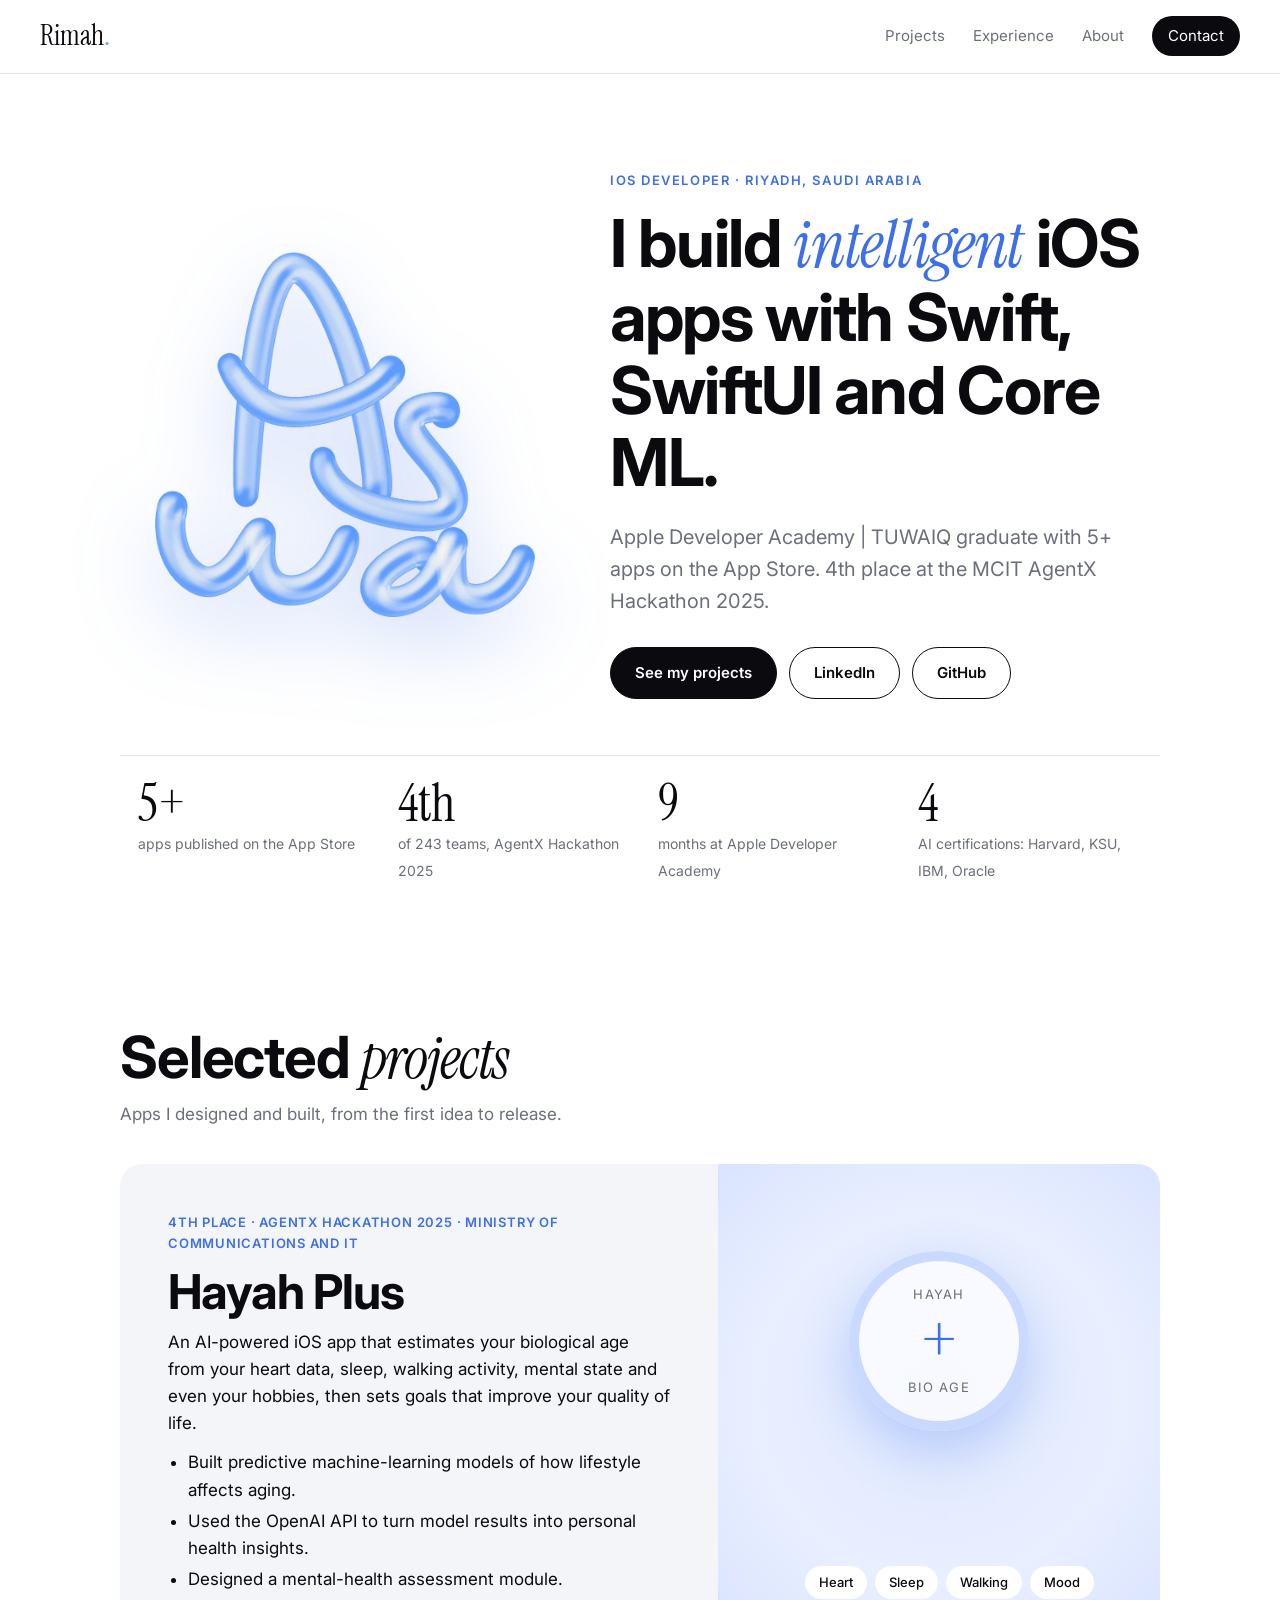
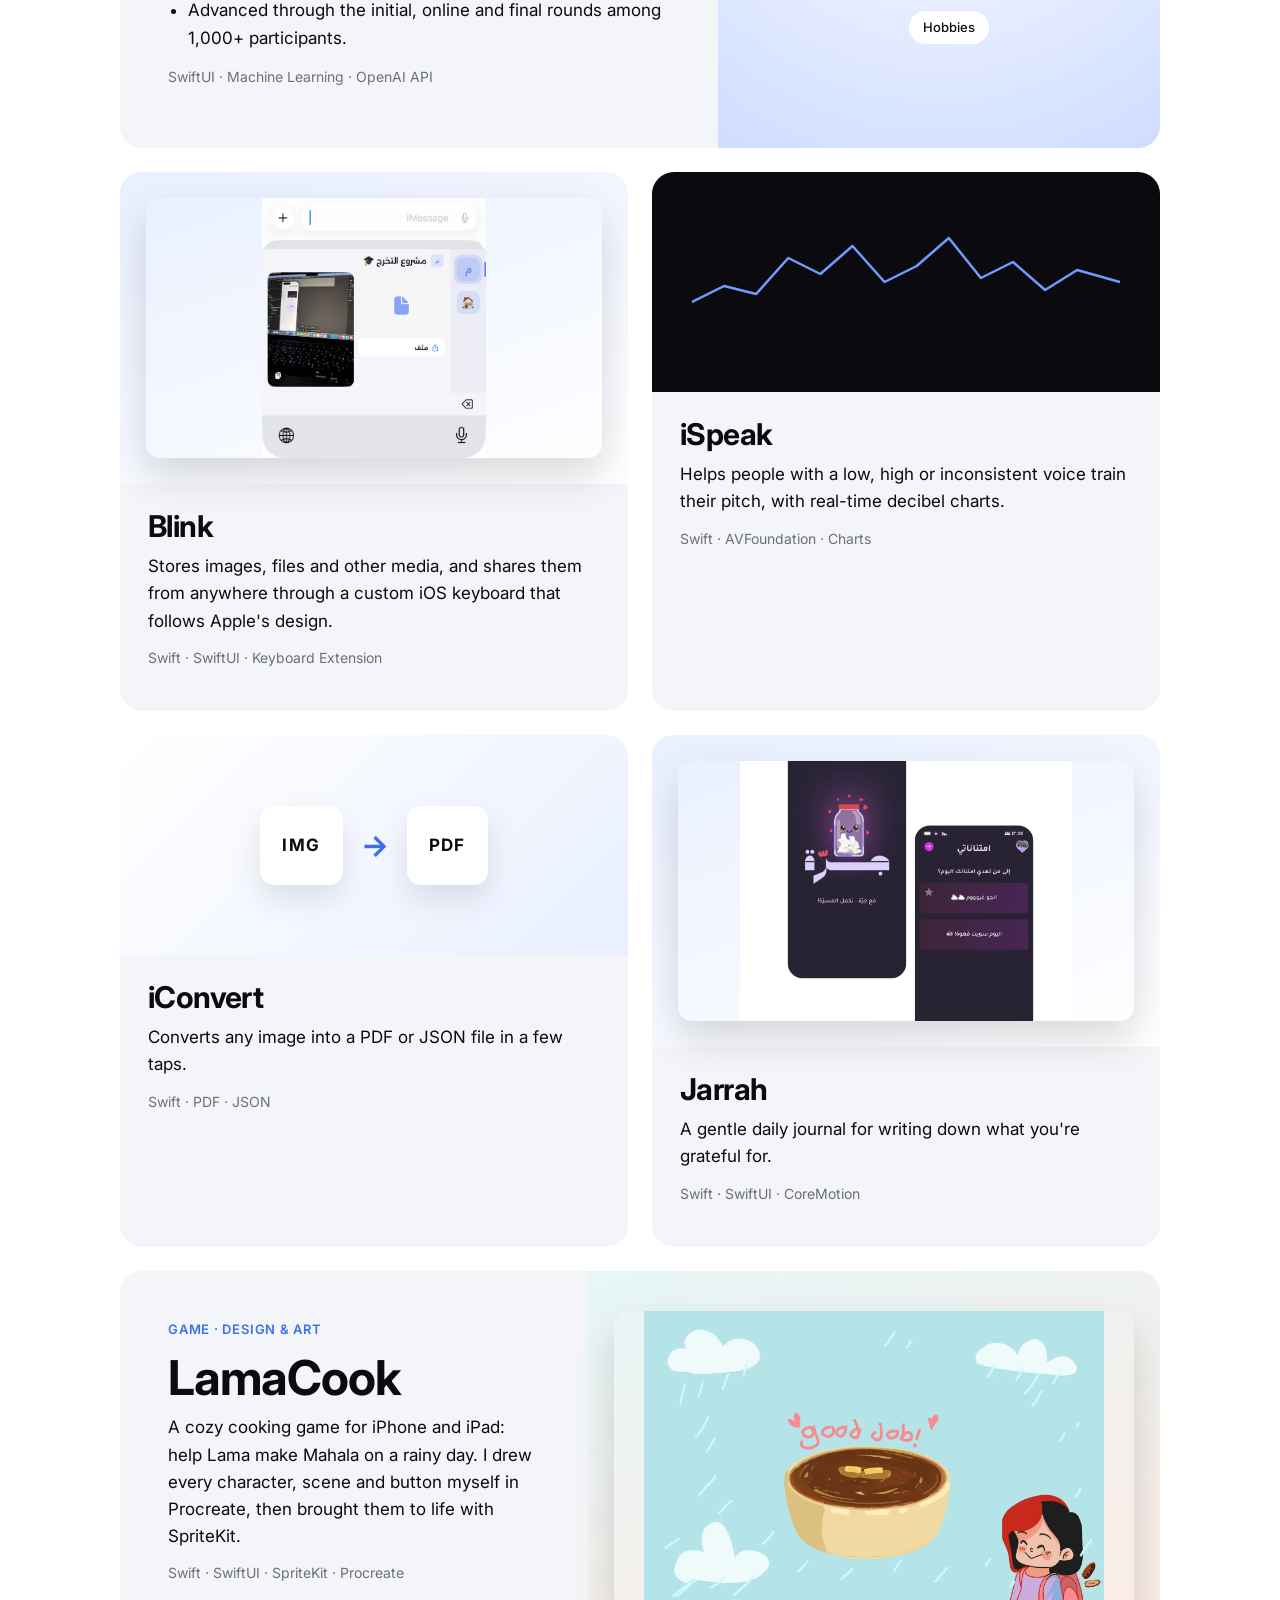
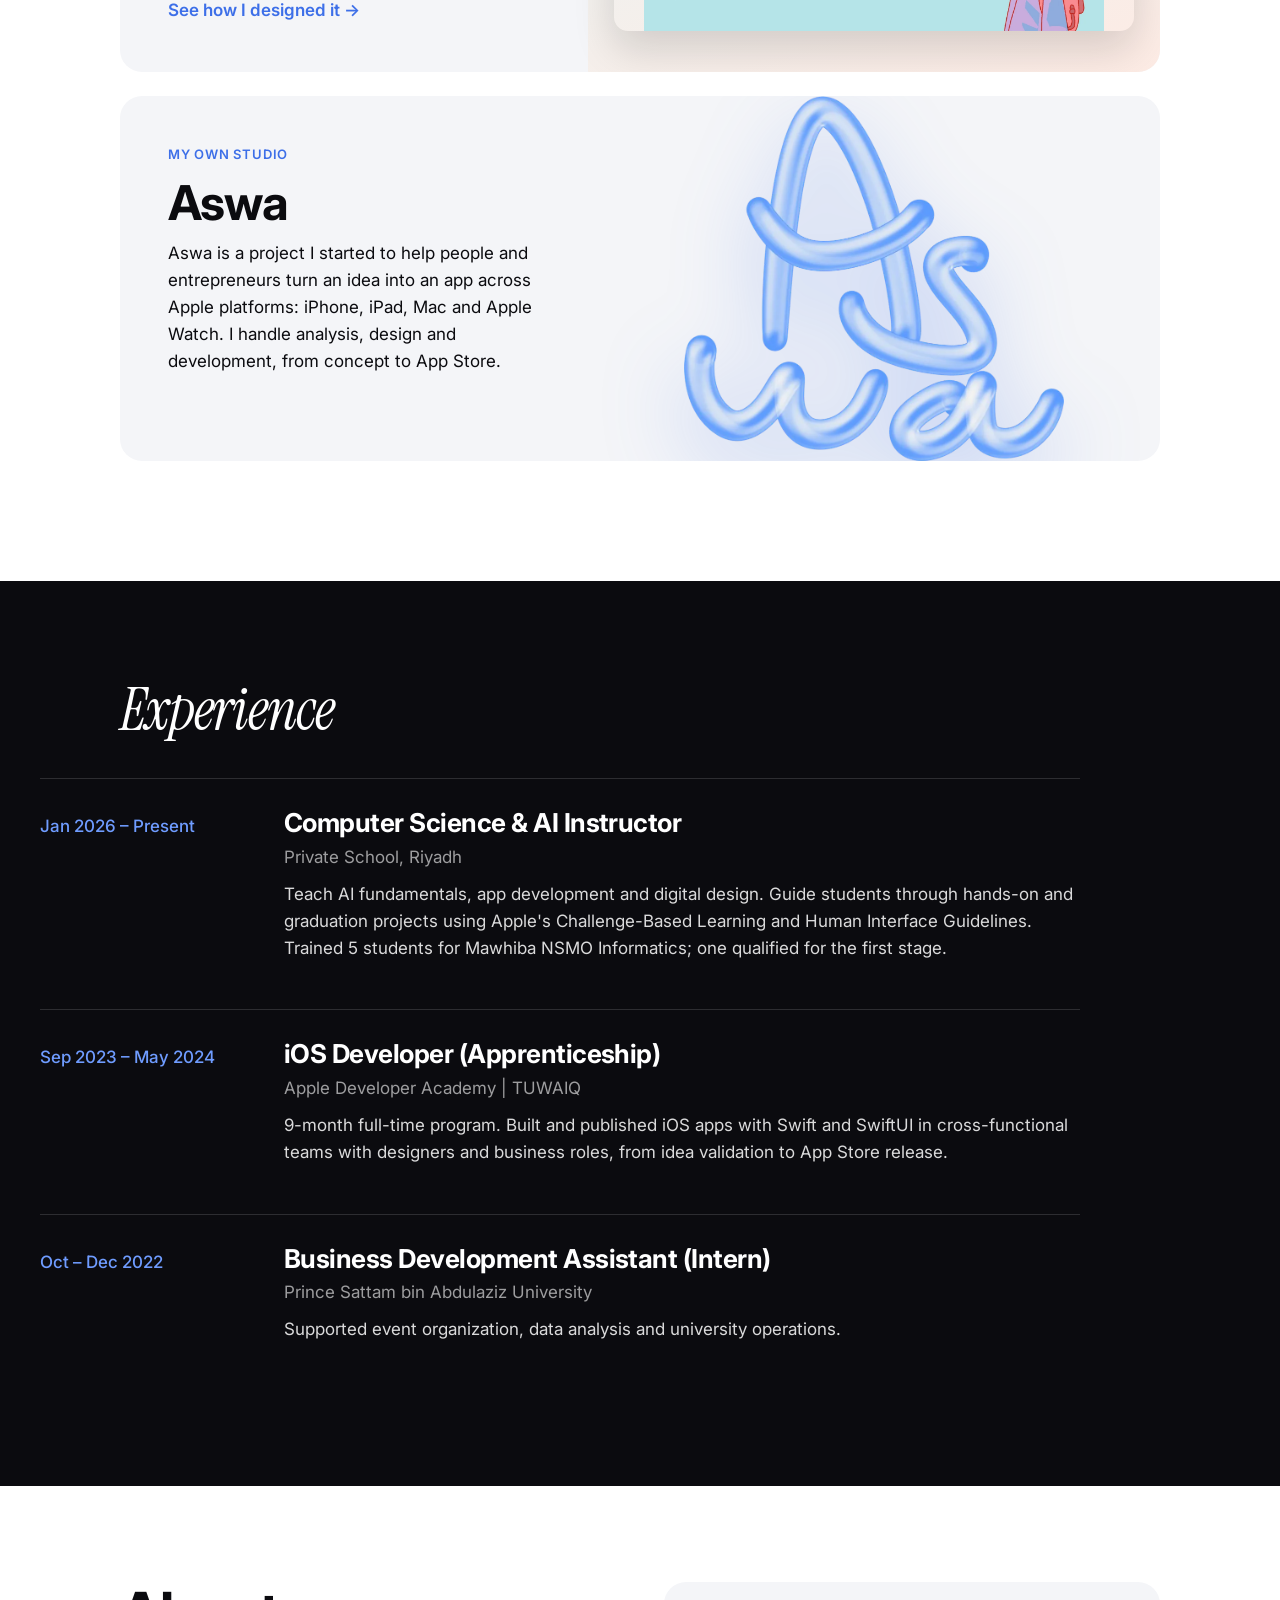
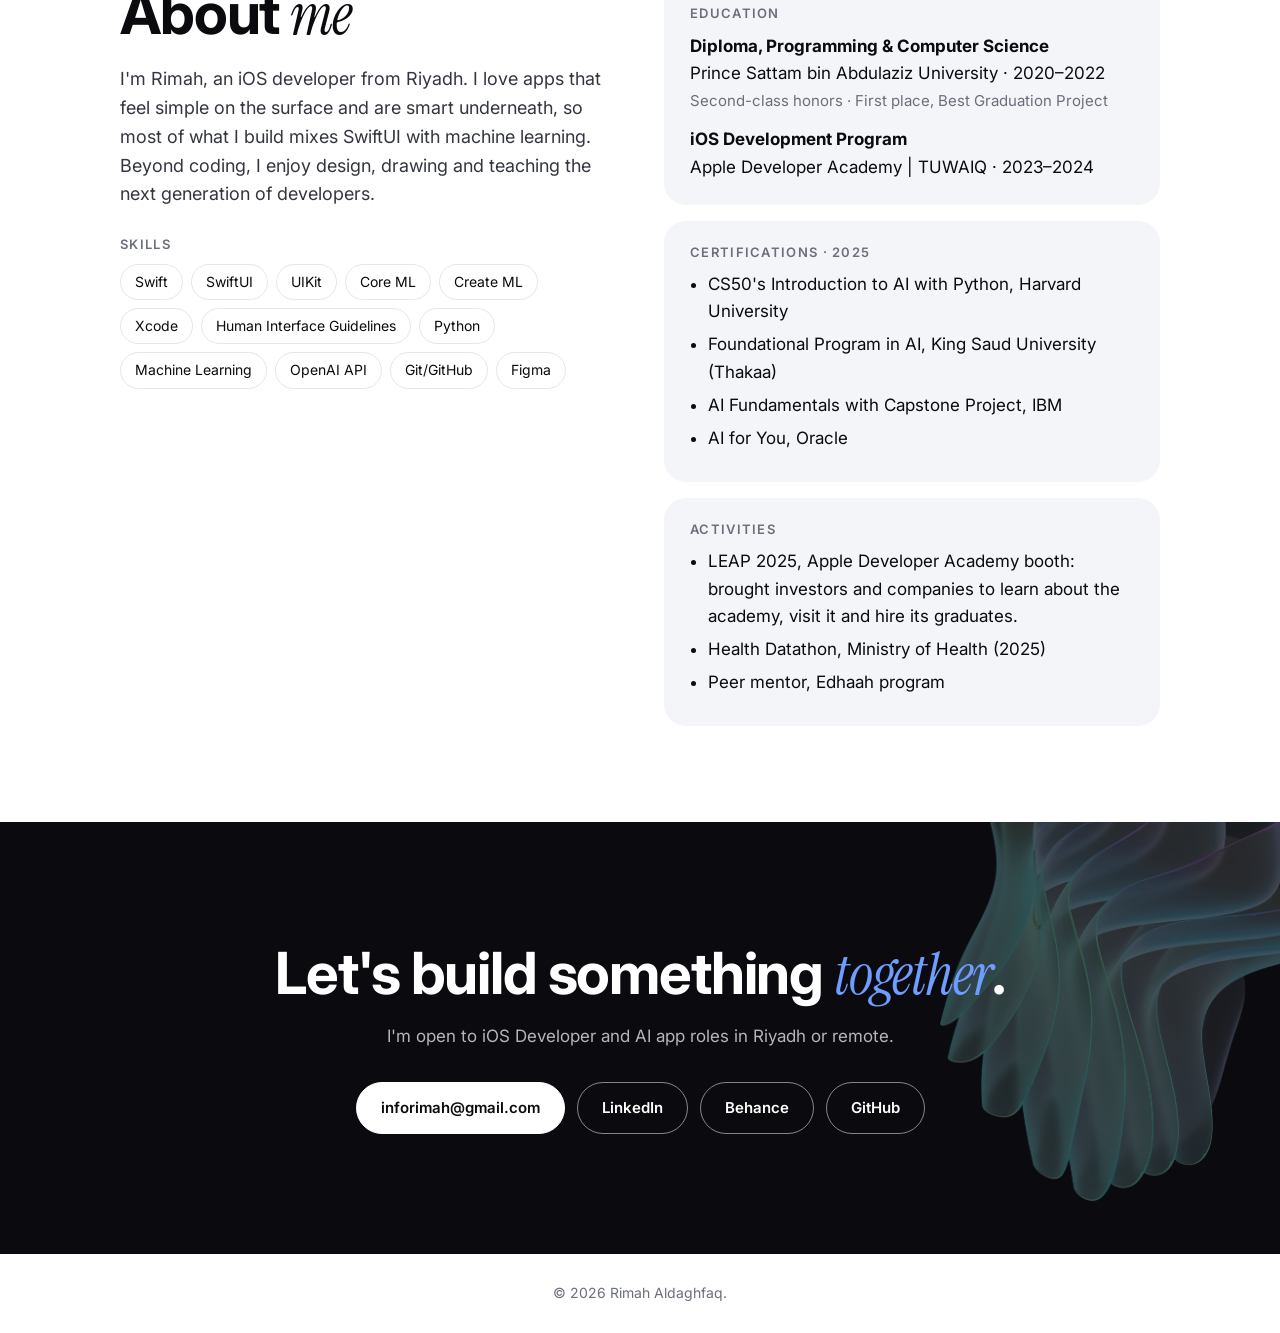
<file: index.html>
<!doctype html>
<html lang="en">
<head>
<meta charset="utf-8">
<meta name="viewport" content="width=device-width, initial-scale=1">
<title>Rimah Aldaghfaq – iOS Developer</title>
<meta name="description" content="Rimah Aldaghfaq is an iOS developer in Riyadh building AI-powered apps with Swift, SwiftUI and Core ML. Apple Developer Academy (TUWAIQ) graduate, 4th place at the AgentX Hackathon 2025.">
<meta property="og:title" content="Rimah Aldaghfaq – iOS Developer">
<meta property="og:description" content="AI-powered iOS apps with Swift, SwiftUI and Core ML.">
<meta property="og:image" content="assets/aswa-logo.webp">
<link rel="icon" href="assets/aswa-logo.webp">
<link rel="preconnect" href="https://fonts.googleapis.com">
<link rel="preconnect" href="https://fonts.gstatic.com" crossorigin>
<link href="https://fonts.googleapis.com/css2?family=Instrument+Serif:ital@0;1&family=Inter:wght@300;400;500;600;700&display=swap" rel="stylesheet">
<link rel="stylesheet" href="styles.css">
</head>
<body>

<header class="nav">
  <a class="brand" href="#top">Rimah<span>.</span></a>
  <nav>
    <a href="#projects">Projects</a>
    <a href="#experience">Experience</a>
    <a href="#about">About</a>
    <a class="pill" href="#contact">Contact</a>
  </nav>
</header>

<main id="top">

  <!-- HERO -->
  <section class="hero">
    <img class="hero-logo" src="assets/aswa-logo.webp" alt="Aswa logo in blue 3D glass lettering" width="900" height="865">
    <div class="hero-text">
      <p class="eyebrow">iOS Developer · Riyadh, Saudi Arabia</p>
      <h1>I build <em>intelligent</em> iOS apps with Swift, SwiftUI and Core ML.</h1>
      <p class="lead">Apple Developer Academy | TUWAIQ graduate with 5+ apps on the App Store. 4th place at the MCIT AgentX Hackathon 2025.</p>
      <div class="cta">
        <a class="btn primary" href="#projects">See my projects</a>
        <a class="btn" href="https://www.linkedin.com/in/rimahaldaghfaq" target="_blank" rel="noopener">LinkedIn</a>
        <a class="btn" href="https://github.com/Codingreema" target="_blank" rel="noopener">GitHub</a>
      </div>
    </div>
  </section>

  <!-- STATS -->
  <section class="stats" aria-label="Highlights">
    <div><strong>5+</strong><span>apps published on the App Store</span></div>
    <div><strong>4th</strong><span>of 243 teams, AgentX Hackathon 2025</span></div>
    <div><strong>9</strong><span>months at Apple Developer Academy</span></div>
    <div><strong>4</strong><span>AI certifications: Harvard, KSU, IBM, Oracle</span></div>
  </section>

  <!-- PROJECTS -->
  <section id="projects" class="section">
    <div class="section-head">
      <h2>Selected <em>projects</em></h2>
      <p>Apps I designed and built, from the first idea to release.</p>
    </div>

    <article class="project featured">
      <div class="project-body">
        <p class="tag">4th Place · AgentX Hackathon 2025 · Ministry of Communications and IT</p>
        <h3>Hayah Plus</h3>
        <p>An AI-powered iOS app that estimates your biological age from your heart data, sleep, walking activity, mental state and even your hobbies, then sets goals that improve your quality of life.</p>
        <ul>
          <li>Built predictive machine-learning models of how lifestyle affects aging.</li>
          <li>Used the OpenAI API to turn model results into personal health insights.</li>
          <li>Designed a mental-health assessment module.</li>
          <li>Advanced through the initial, online and final rounds among 1,000+ participants.</li>
        </ul>
        <p class="stack">SwiftUI · Machine Learning · OpenAI API</p>
      </div>
      <div class="project-art art-hayah" aria-hidden="true">
        <div class="ring"><span>Hayah</span><strong>+</strong><small>bio age</small></div>
        <ul class="signals"><li>Heart</li><li>Sleep</li><li>Walking</li><li>Mood</li><li>Hobbies</li></ul>
      </div>
    </article>

    <div class="grid">
      <article class="project">
        <div class="project-art art-img"><img src="assets/Keyboard.webp" alt="Blink custom Arabic keyboard on iPhone" loading="lazy" width="900" height="676"></div>
        <div class="project-body">
          <h3>Blink</h3>
          <p>Stores images, files and other media, and shares them from anywhere through a custom iOS keyboard that follows Apple's design.</p>
          <p class="stack">Swift · SwiftUI · Keyboard Extension</p>
        </div>
      </article>

      <article class="project">
        <div class="project-art art-wave" aria-hidden="true">
          <svg viewBox="0 0 200 60" preserveAspectRatio="none"><polyline points="0,40 15,32 30,36 45,18 60,26 75,12 90,30 105,22 120,8 135,28 150,20 165,34 180,24 200,30"/></svg>
        </div>
        <div class="project-body">
          <h3>iSpeak</h3>
          <p>Helps people with a low, high or inconsistent voice train their pitch, with real-time decibel charts.</p>
          <p class="stack">Swift · AVFoundation · Charts</p>
        </div>
      </article>

      <article class="project">
        <div class="project-art art-convert" aria-hidden="true"><span>IMG</span><b>→</b><span>PDF</span></div>
        <div class="project-body">
          <h3>iConvert</h3>
          <p>Converts any image into a PDF or JSON file in a few taps.</p>
          <p class="stack">Swift · PDF · JSON</p>
        </div>
      </article>

      <article class="project">
        <div class="project-art art-img"><img src="assets/Jarrah.webp" alt="Jarrah on iPhone" loading="lazy" width="900" height="676"></div>
        <div class="project-body">
          <h3>Jarrah</h3>
          <p>A gentle daily journal for writing down what you're grateful for.</p>
          <p class="stack">Swift · SwiftUI · CoreMotion</p>
        </div>
      </article>
    </div>

    <article class="project wide">
      <div class="project-body">
        <p class="tag">Game · Design &amp; art</p>
        <h3>LamaCook</h3>
        <p>A cozy cooking game for iPhone and iPad: help Lama make Mahala on a rainy day. I drew every character, scene and button myself in Procreate, then brought them to life with SpriteKit.</p>
        <p class="stack">Swift · SwiftUI · SpriteKit · Procreate</p>
        <a class="link" href="lamacook.html">See how I designed it →</a>
      </div>
      <div class="project-art art-img art-lamacook"><img src="assets/lamacook/good-job.webp" alt="LamaCook: a bowl of Mahala and Lama smiling in the rain" loading="lazy" width="1600" height="1112"></div>
    </article>

    <article class="project wide">
      <div class="project-body">
        <p class="tag">My own studio</p>
        <h3>Aswa</h3>
        <p>Aswa is a project I started to help people and entrepreneurs turn an idea into an app across Apple platforms: iPhone, iPad, Mac and Apple Watch. I handle analysis, design and development, from concept to App Store.</p>
      </div>
      <img class="hero-logo" src="assets/aswa-logo.webp" alt="Aswa logo in blue 3D glass lettering" width="300" height="265">
    </article>
  </section>

  <!-- EXPERIENCE -->
  <section id="experience" class="section dark-band">
    <div class="section-head">
      <h2><em>Experience</em></h2>
    </div>
    <ol class="timeline">
      <li>
        <p class="when">Jan 2026 – Present</p>
        <div>
          <h3>Computer Science &amp; AI Instructor</h3>
          <p class="where">Private School, Riyadh</p>
          <p>Teach AI fundamentals, app development and digital design. Guide students through hands-on and graduation projects using Apple's Challenge-Based Learning and Human Interface Guidelines. Trained 5 students for Mawhiba NSMO Informatics; one qualified for the first stage.</p>
        </div>
      </li>
      <li>
        <p class="when">Sep 2023 – May 2024</p>
        <div>
          <h3>iOS Developer (Apprenticeship)</h3>
          <p class="where">Apple Developer Academy | TUWAIQ</p>
          <p>9-month full-time program. Built and published iOS apps with Swift and SwiftUI in cross-functional teams with designers and business roles, from idea validation to App Store release.</p>
        </div>
      </li>
      <li>
        <p class="when">Oct – Dec 2022</p>
        <div>
          <h3>Business Development Assistant (Intern)</h3>
          <p class="where">Prince Sattam bin Abdulaziz University</p>
          <p>Supported event organization, data analysis and university operations.</p>
        </div>
      </li>
    </ol>
  </section>

  <!-- ABOUT / EDUCATION -->
  <section id="about" class="section about">
    <div class="about-text">
      <h2>About <em>me</em></h2>
      <p>I'm Rimah, an iOS developer from Riyadh. I love apps that feel simple on the surface and are smart underneath, so most of what I build mixes SwiftUI with machine learning. Beyond coding, I enjoy design, drawing and teaching the next generation of developers.</p>
      <h3 class="mini">Skills</h3>
      <ul class="chips">
        <li>Swift</li><li>SwiftUI</li><li>UIKit</li><li>Core ML</li><li>Create ML</li><li>Xcode</li><li>Human Interface Guidelines</li><li>Python</li><li>Machine Learning</li><li>OpenAI API</li><li>Git/GitHub</li><li>Figma</li>
      </ul>
    </div>
    <div class="cards">
      <div class="card">
        <h3 class="mini">Education</h3>
        <p><strong>Diploma, Programming &amp; Computer Science</strong><br>Prince Sattam bin Abdulaziz University · 2020–2022<br><span class="muted">Second-class honors · First place, Best Graduation Project</span></p>
        <p><strong>iOS Development Program</strong><br>Apple Developer Academy | TUWAIQ · 2023–2024</p>
      </div>
      <div class="card">
        <h3 class="mini">Certifications · 2025</h3>
        <ul class="plain">
          <li>CS50's Introduction to AI with Python, Harvard University</li>
          <li>Foundational Program in AI, King Saud University (Thakaa)</li>
          <li>AI Fundamentals with Capstone Project, IBM</li>
          <li>AI for You, Oracle</li>
        </ul>
      </div>
      <div class="card">
        <h3 class="mini">Activities</h3>
        <ul class="plain">
          <li>LEAP 2025, Apple Developer Academy booth: brought investors and companies to learn about the academy, visit it and hire its graduates.</li>
          <li>Health Datathon, Ministry of Health (2025)</li>
          <li>Peer mentor, Edhaah program</li>
        </ul>
      </div>
    </div>
  </section>

  <!-- CONTACT -->
  <section id="contact" class="contact">
    <img class="glass" src="assets/glass.webp" alt="" aria-hidden="true" loading="lazy" width="861" height="900">
    <h2>Let's build something <em>together</em>.</h2>
    <p>I'm open to iOS Developer and AI app roles in Riyadh or remote.</p>
    <div class="cta center">
      <a class="btn primary" href="mailto:inforimah@gmail.com">inforimah@gmail.com</a>
      <a class="btn light" href="https://www.linkedin.com/in/rimahaldaghfaq" target="_blank" rel="noopener">LinkedIn</a>
      <a class="btn light" href="https://www.behance.net/gallery/219794965/Portfolio" target="_blank" rel="noopener">Behance</a>
      <a class="btn light" href="https://github.com/Codingreema" target="_blank" rel="noopener">GitHub</a>
    </div>
  </section>
</main>

<footer>© 2026 Rimah Aldaghfaq. </footer>

</body>
</html>
</file>
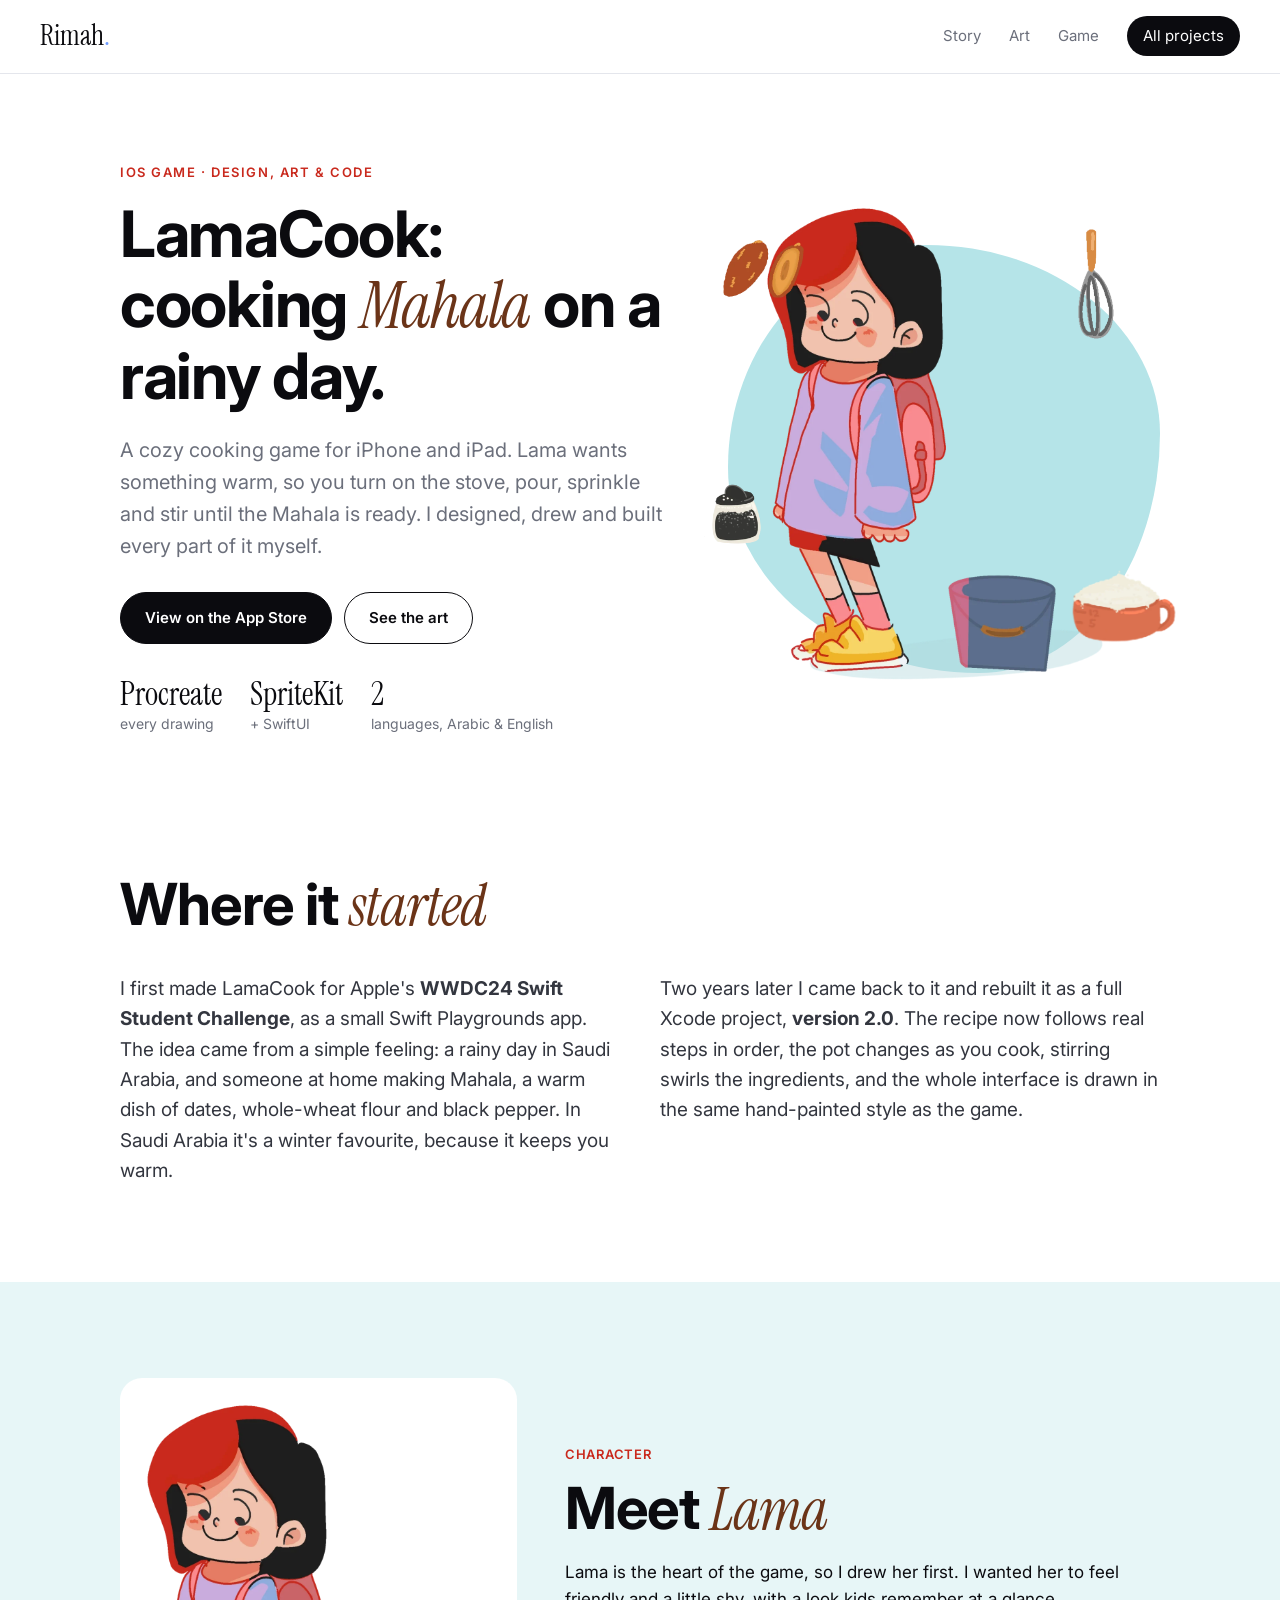
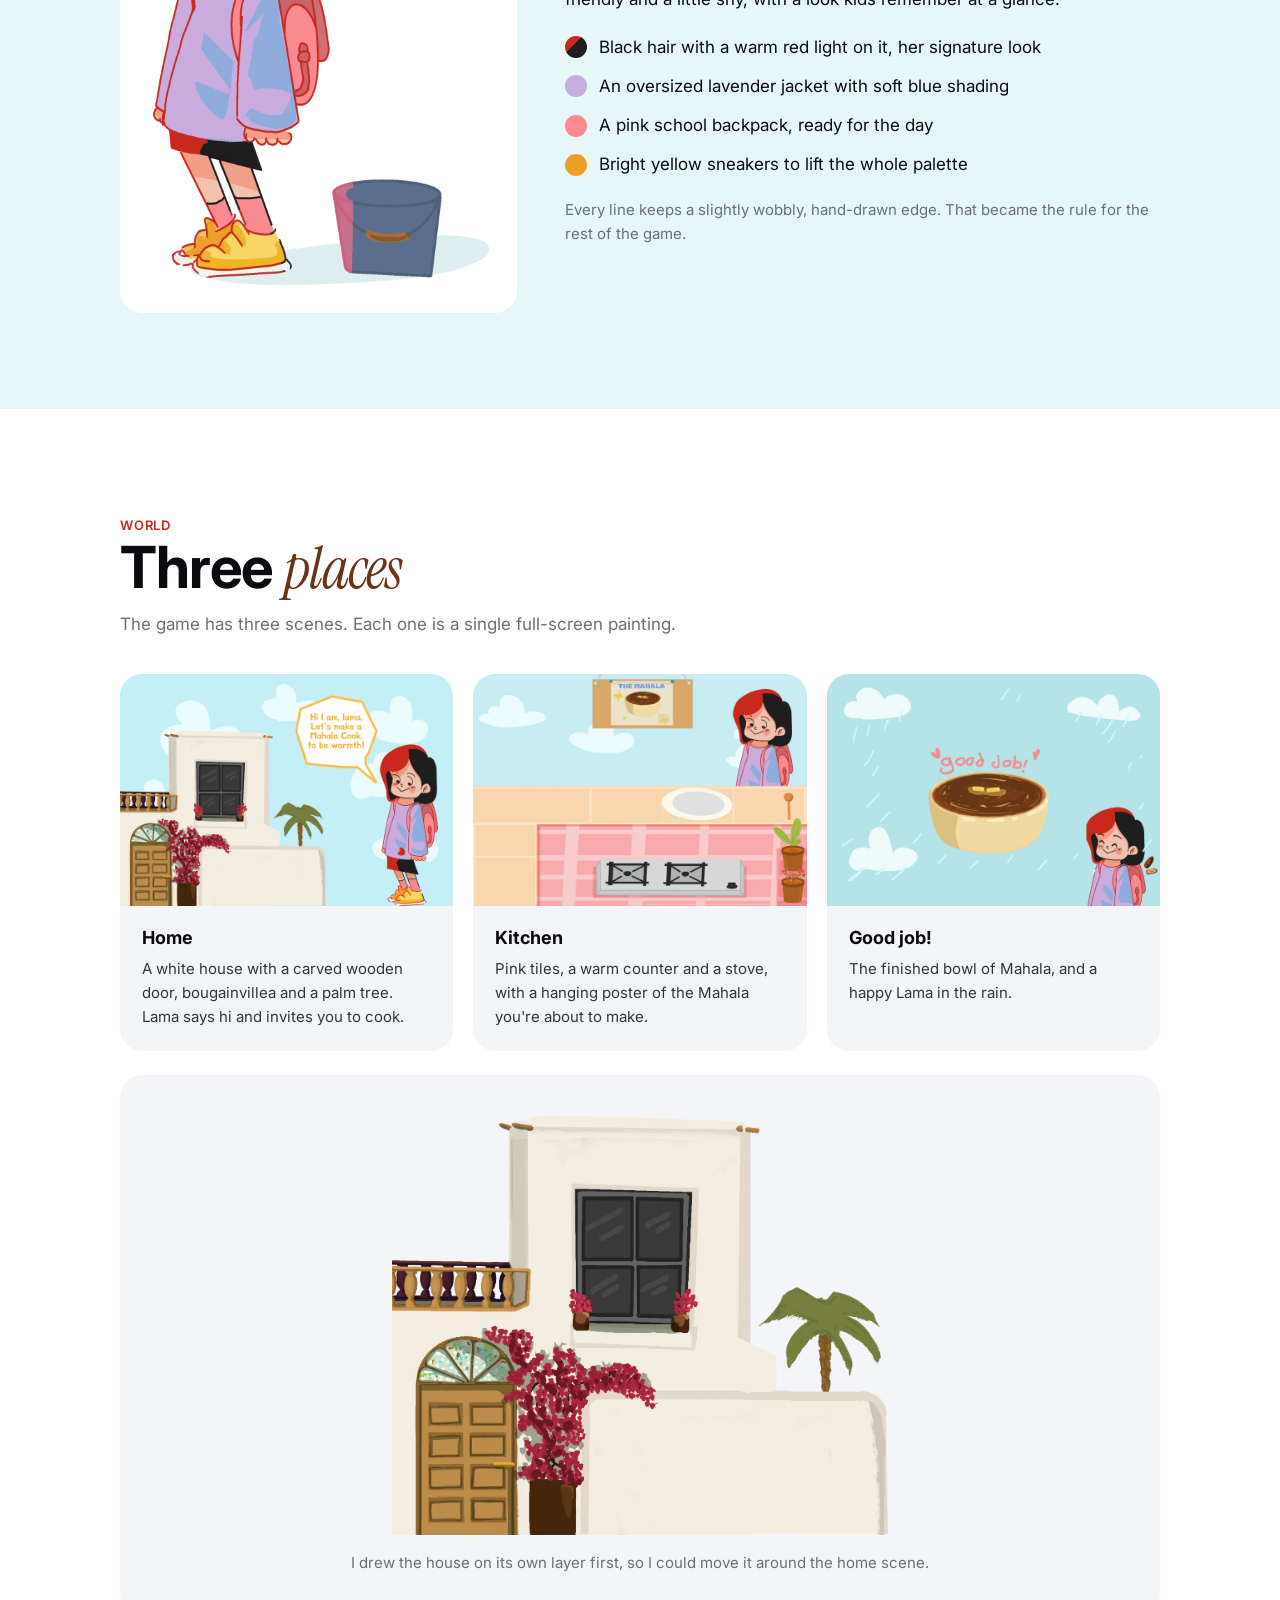
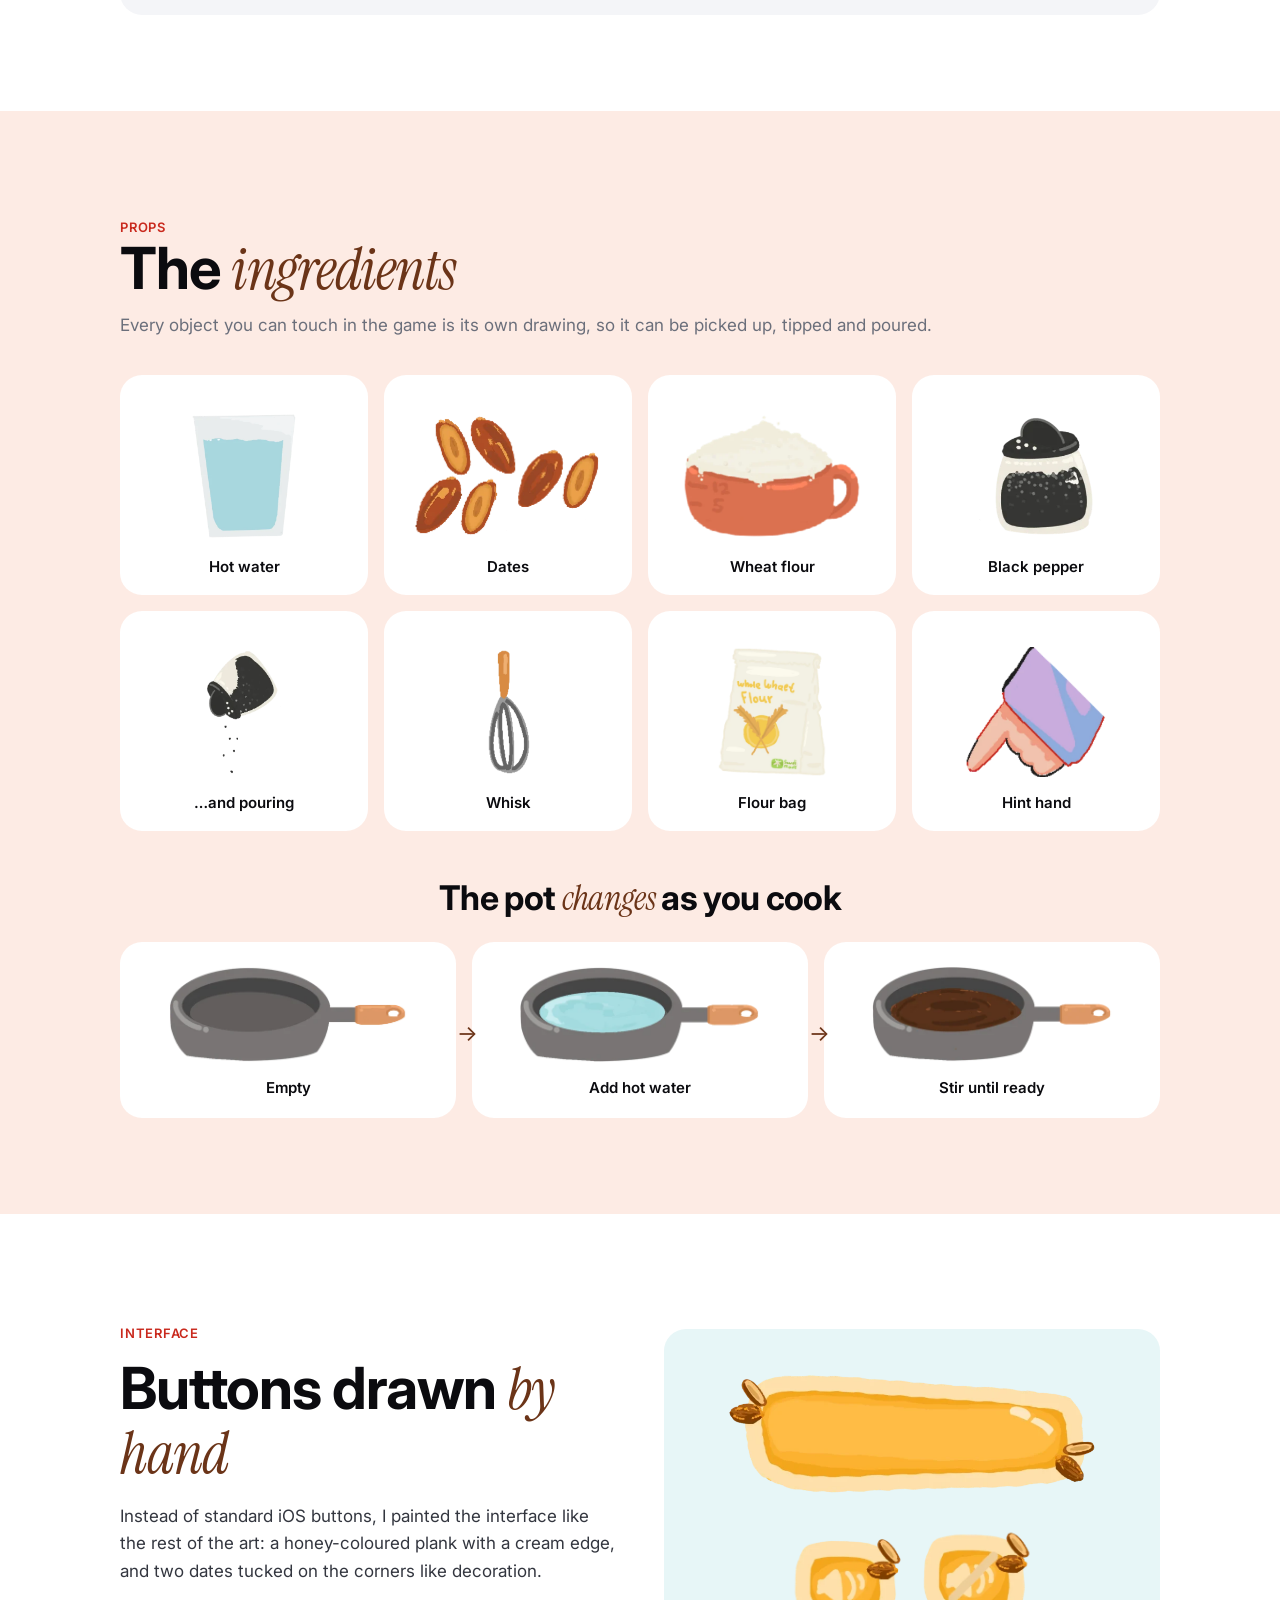
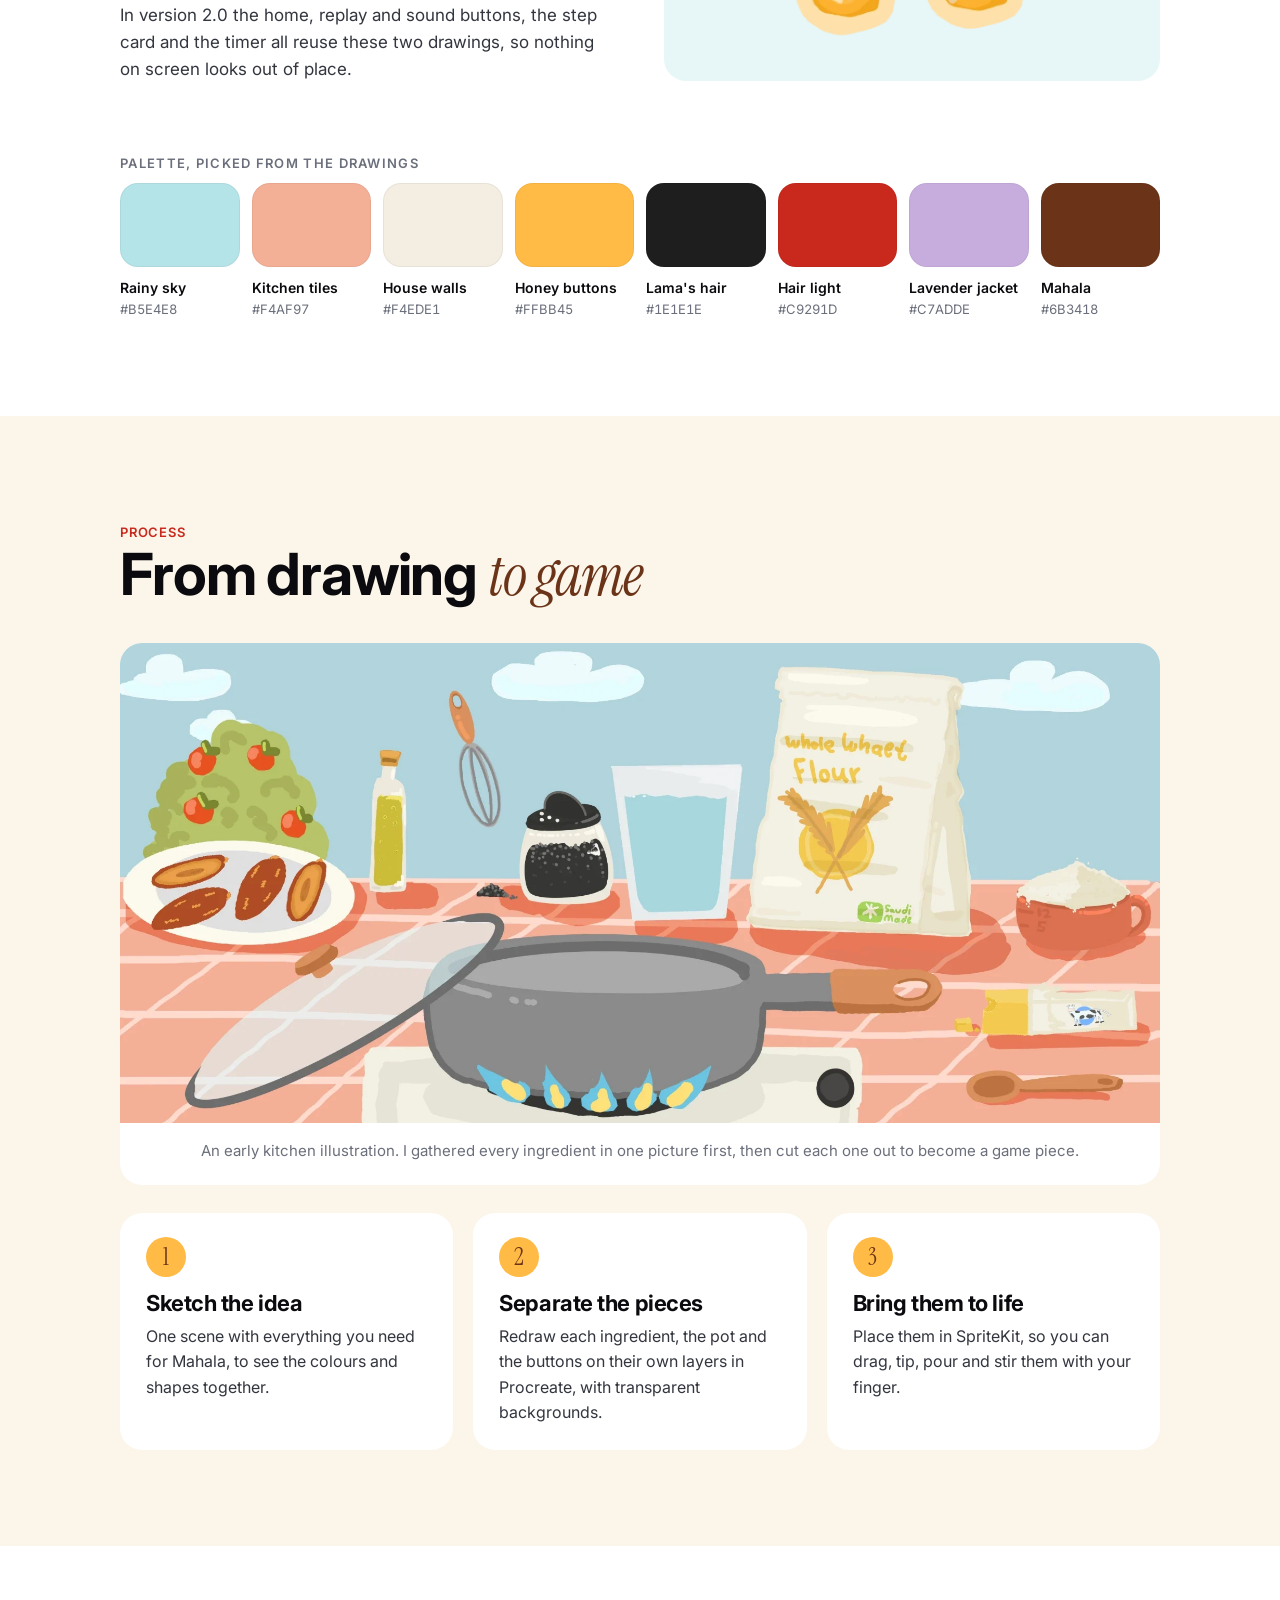
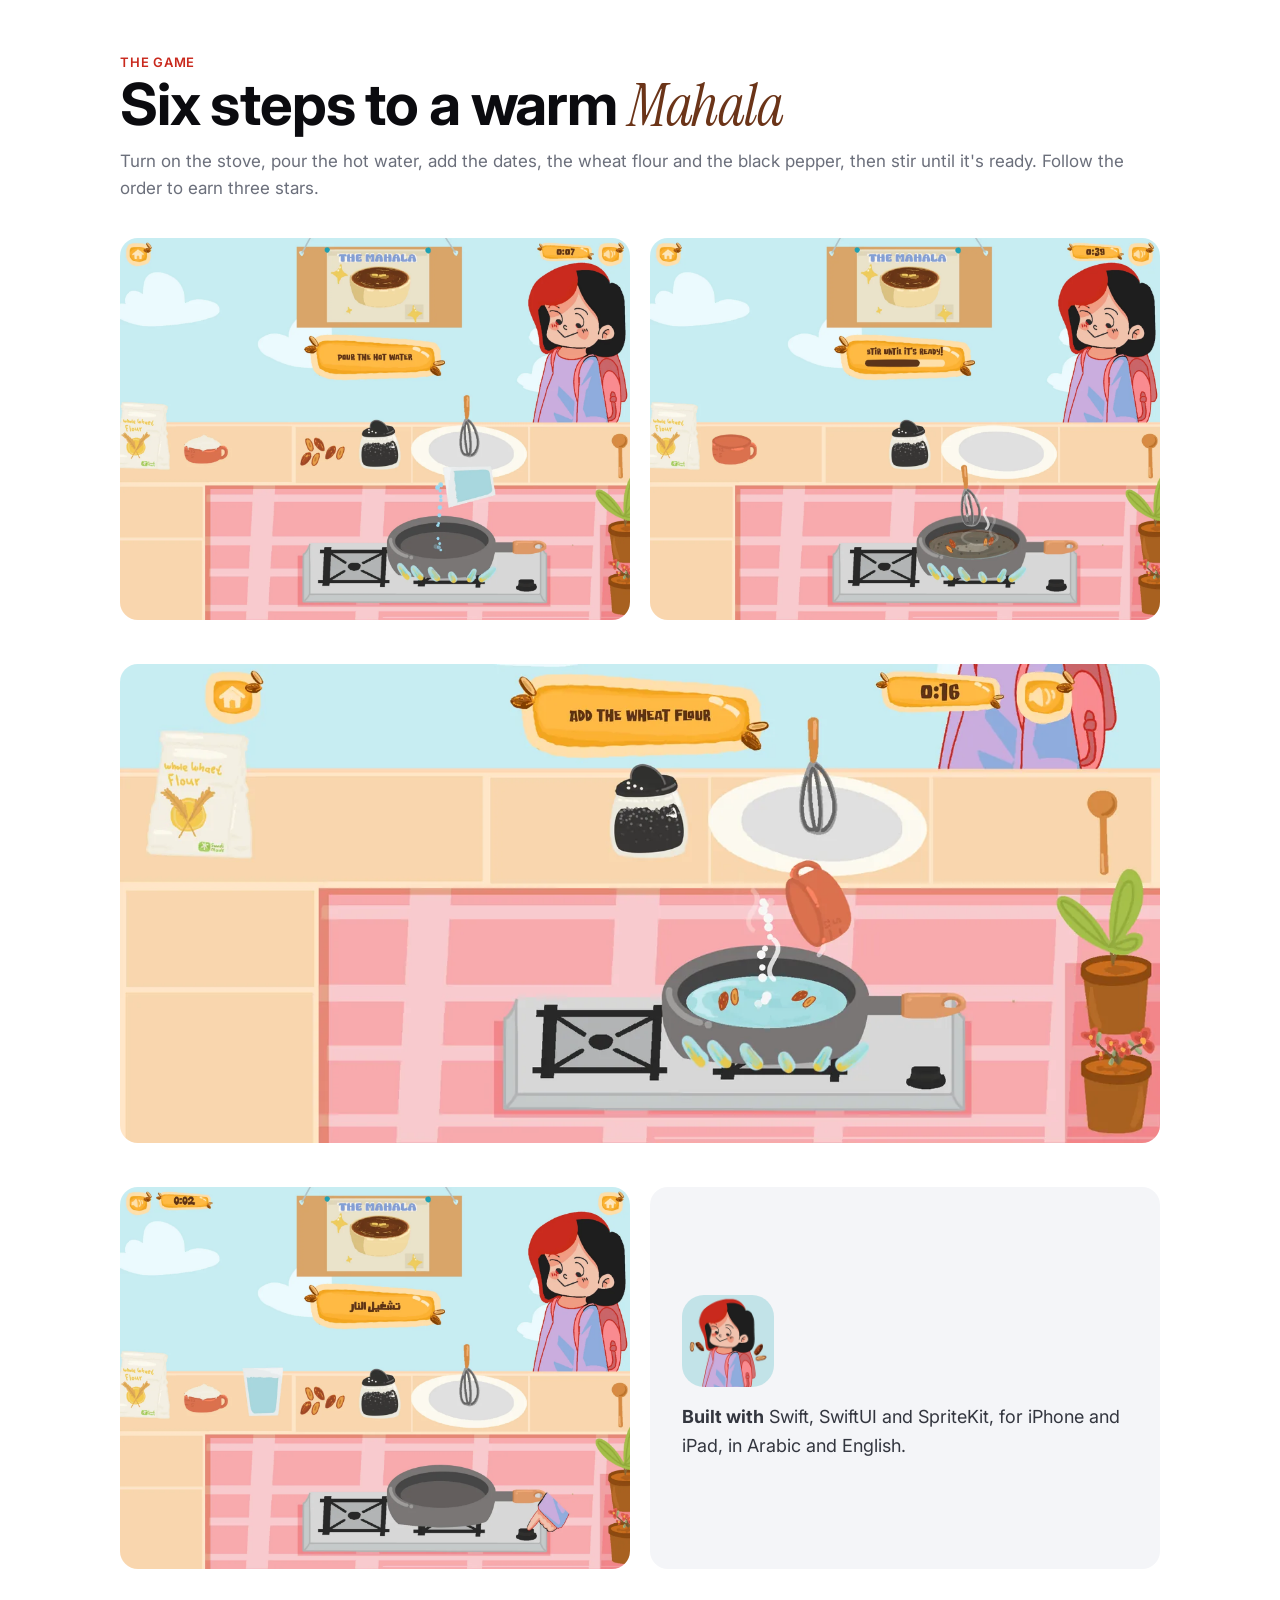
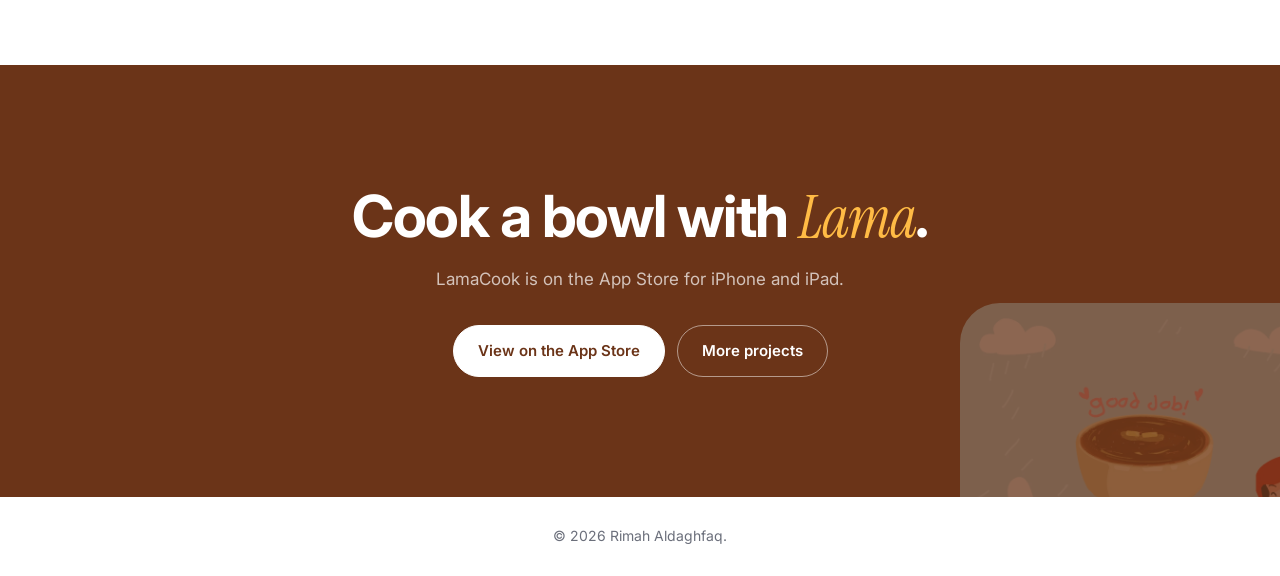
<file: lamacook.html>
<!doctype html>
<html lang="en">
<head>
<meta charset="utf-8">
<meta name="viewport" content="width=device-width, initial-scale=1">
<title>LamaCook – Game design &amp; art · Rimah Aldaghfaq</title>
<meta name="description" content="How I designed and drew LamaCook, a cozy iOS cooking game about making Mahala on a rainy day. Character, world, props and hand-drawn UI, all drawn in Procreate.">
<meta property="og:title" content="LamaCook – Game design &amp; art">
<meta property="og:description" content="A cozy iOS cooking game, drawn by hand in Procreate.">
<meta property="og:image" content="assets/lamacook/good-job.webp">
<link rel="icon" href="assets/lamacook/icon.webp">
<link rel="preconnect" href="https://fonts.googleapis.com">
<link rel="preconnect" href="https://fonts.gstatic.com" crossorigin>
<link href="https://fonts.googleapis.com/css2?family=Instrument+Serif:ital@0;1&family=Inter:wght@300;400;500;600;700&display=swap" rel="stylesheet">
<link rel="stylesheet" href="styles.css">
<link rel="stylesheet" href="lamacook.css">
</head>
<body class="lc">

<header class="nav">
  <a class="brand" href="index.html">Rimah<span>.</span></a>
  <nav>
    <a href="#story">Story</a>
    <a href="#art">Art</a>
    <a href="#game">Game</a>
    <a class="pill" href="index.html#projects">All projects</a>
  </nav>
</header>

<main>

  <!-- HERO -->
  <section class="lc-hero">
    <div class="lc-hero-text">
      <p class="eyebrow">iOS game · Design, art &amp; code</p>
      <h1>LamaCook: cooking <em>Mahala</em> on a rainy day.</h1>
      <p class="lead">A cozy cooking game for iPhone and iPad. Lama wants something warm, so you turn on the stove, pour, sprinkle and stir until the Mahala is ready. I designed, drew and built every part of it myself.</p>
      <div class="cta">
        <a class="btn primary" href="https://apps.apple.com/app/id6478581944" target="_blank" rel="noopener">View on the App Store</a>
        <a class="btn" href="#art">See the art</a>
      </div>
      <ul class="lc-facts">
        <li><strong>Procreate</strong><span>every drawing</span></li>
        <li><strong>SpriteKit</strong><span>+ SwiftUI</span></li>
        <li><strong>2</strong><span>languages, Arabic &amp; English</span></li>
      </ul>
    </div>
    <div class="lc-hero-art" aria-hidden="true">
      <span class="lc-blob"></span>
      <img class="lc-lama" src="assets/lamacook/lama.webp" alt="" width="1000" height="1396">
      <img class="lc-float f1" src="assets/lamacook/date.webp" alt="" width="303" height="204">
      <img class="lc-float f2" src="assets/lamacook/whisk.webp" alt="" width="153" height="440">
      <img class="lc-float f3" src="assets/lamacook/cup.webp" alt="" width="488" height="343">
      <img class="lc-float f4" src="assets/lamacook/pepper.webp" alt="" width="236" height="244">
    </div>
  </section>

  <!-- STORY -->
  <section id="story" class="section lc-story">
    <div class="section-head">
      <h2>Where it <em>started</em></h2>
    </div>
    <div class="lc-two">
      <p>I first made LamaCook for Apple's <strong>WWDC24 Swift Student Challenge</strong>, as a small Swift Playgrounds app. The idea came from a simple feeling: a rainy day in Saudi Arabia, and someone at home making Mahala, a warm dish of dates, whole-wheat flour and black pepper. In Saudi Arabia it's a winter favourite, because it keeps you warm.</p>
      <p>Two years later I came back to it and rebuilt it as a full Xcode project, <strong>version 2.0</strong>. The recipe now follows real steps in order, the pot changes as you cook, stirring swirls the ingredients, and the whole interface is drawn in the same hand-painted style as the game.</p>
    </div>
  </section>

  <!-- CHARACTER -->
  <section id="art" class="lc-band lc-sky">
    <div class="section lc-character">
      <div class="lc-character-art">
        <img src="assets/lamacook/lama.webp" alt="Lama, a girl with black hair lit with red, a lavender jacket, a pink backpack and yellow sneakers, standing next to a blue bucket" loading="lazy" width="1000" height="1396">
      </div>
      <div>
        <p class="tag">Character</p>
        <h2>Meet <em>Lama</em></h2>
        <p>Lama is the heart of the game, so I drew her first. I wanted her to feel friendly and a little shy, with a look kids remember at a glance.</p>
        <ul class="lc-notes">
          <li><b class="hair"></b>Black hair with a warm red light on it, her signature look</li>
          <li><b style="--c:#c7adde"></b>An oversized lavender jacket with soft blue shading</li>
          <li><b style="--c:#f98b90"></b>A pink school backpack, ready for the day</li>
          <li><b style="--c:#ecA028"></b>Bright yellow sneakers to lift the whole palette</li>
        </ul>
        <p class="muted">Every line keeps a slightly wobbly, hand-drawn edge. That became the rule for the rest of the game.</p>
      </div>
    </div>
  </section>

  <!-- WORLD -->
  <section class="section">
    <div class="section-head">
      <p class="tag">World</p>
      <h2>Three <em>places</em></h2>
      <p>The game has three scenes. Each one is a single full-screen painting.</p>
    </div>
    <div class="lc-scenes">
      <figure class="lc-card">
        <img src="assets/lamacook/home-screen.webp" alt="Home screen: Lama in front of a white house with a palm tree and bougainvillea, saying hi in a speech bubble" loading="lazy" width="1600" height="1112">
        <figcaption><strong>Home</strong> A white house with a carved wooden door, bougainvillea and a palm tree. Lama says hi and invites you to cook.</figcaption>
      </figure>
      <figure class="lc-card">
        <img src="assets/lamacook/kitchen-screen.webp" alt="Kitchen scene: a pink tiled wall, a counter and a two-burner stove under a Mahala poster" loading="lazy" width="1600" height="1112">
        <figcaption><strong>Kitchen</strong> Pink tiles, a warm counter and a stove, with a hanging poster of the Mahala you're about to make.</figcaption>
      </figure>
      <figure class="lc-card">
        <img src="assets/lamacook/good-job.webp" alt="Result scene: a bowl of Mahala with butter on top, the words good job, and Lama smiling in the rain" loading="lazy" width="1600" height="1112">
        <figcaption><strong>Good job!</strong> The finished bowl of Mahala, and a happy Lama in the rain.</figcaption>
      </figure>
    </div>
    <figure class="lc-wide">
      <img src="assets/lamacook/house.webp" alt="The house drawing on its own, before it was placed in the home scene" loading="lazy" width="1239" height="1051">
      <figcaption>I drew the house on its own layer first, so I could move it around the home scene.</figcaption>
    </figure>
  </section>

  <!-- PROPS -->
  <section class="lc-band lc-tiles">
    <div class="section">
      <div class="section-head">
        <p class="tag">Props</p>
        <h2>The <em>ingredients</em></h2>
        <p>Every object you can touch in the game is its own drawing, so it can be picked up, tipped and poured.</p>
      </div>
      <div class="lc-props">
        <figure><img src="assets/lamacook/water.webp" alt="A glass of hot water" loading="lazy" width="379" height="446"><figcaption>Hot water</figcaption></figure>
        <figure><img src="assets/lamacook/dates.webp" alt="A handful of dates" loading="lazy" width="385" height="258"><figcaption>Dates</figcaption></figure>
        <figure><img src="assets/lamacook/cup.webp" alt="A red measuring cup full of flour" loading="lazy" width="488" height="343"><figcaption>Wheat flour</figcaption></figure>
        <figure><img src="assets/lamacook/pepper.webp" alt="A black pepper jar" loading="lazy" width="236" height="244"><figcaption>Black pepper</figcaption></figure>
        <figure><img src="assets/lamacook/pepper-pour.webp" alt="The pepper jar tipped over, with pepper falling" loading="lazy" width="257" height="409"><figcaption>…and pouring</figcaption></figure>
        <figure><img src="assets/lamacook/whisk.webp" alt="A whisk with a wooden handle" loading="lazy" width="153" height="440"><figcaption>Whisk</figcaption></figure>
        <figure><img src="assets/lamacook/flour.webp" alt="A bag of whole-wheat flour labelled Saudi made" loading="lazy" width="500" height="593"><figcaption>Flour bag</figcaption></figure>
        <figure><img src="assets/lamacook/hand.webp" alt="A pointing hand used for hints" loading="lazy" width="346" height="316"><figcaption>Hint hand</figcaption></figure>
      </div>

      <div class="lc-pot">
        <h3>The pot <em>changes</em> as you cook</h3>
        <ol>
          <li><img src="assets/lamacook/pot.webp" alt="An empty pan" loading="lazy" width="500" height="201"><span>Empty</span></li>
          <li><img src="assets/lamacook/water-pot.webp" alt="The pan with hot water" loading="lazy" width="500" height="200"><span>Add hot water</span></li>
          <li><img src="assets/lamacook/mahala-pot.webp" alt="The pan full of brown Mahala" loading="lazy" width="500" height="200"><span>Stir until ready</span></li>
        </ol>
      </div>
    </div>
  </section>

  <!-- UI -->
  <section class="section">
    <div class="lc-ui">
      <div>
        <p class="tag">Interface</p>
        <h2>Buttons drawn <em>by hand</em></h2>
        <p>Instead of standard iOS buttons, I painted the interface like the rest of the art: a honey-coloured plank with a cream edge, and two dates tucked on the corners like decoration.</p>
        <p>In version 2.0 the home, replay and sound buttons, the step card and the timer all reuse these two drawings, so nothing on screen looks out of place.</p>
      </div>
      <div class="lc-ui-art">
        <img src="assets/lamacook/plank.webp" alt="A honey-coloured plank button with dates on the corners" loading="lazy" width="720" height="248">
        <img src="assets/lamacook/sound-buttons.webp" alt="Sound on and sound off buttons in the same style" loading="lazy" width="524" height="243">
      </div>
    </div>

    <div class="lc-palette" aria-label="Colour palette">
      <h3 class="mini">Palette, picked from the drawings</h3>
      <ul>
        <li style="--c:#b5e4e8"><span>Rainy sky</span>#B5E4E8</li>
        <li style="--c:#f4af97"><span>Kitchen tiles</span>#F4AF97</li>
        <li style="--c:#f4ede1"><span>House walls</span>#F4EDE1</li>
        <li style="--c:#ffbb45"><span>Honey buttons</span>#FFBB45</li>
        <li style="--c:#1e1e1e"><span>Lama's hair</span>#1E1E1E</li>
        <li style="--c:#c9291d"><span>Hair light</span>#C9291D</li>
        <li style="--c:#c7adde"><span>Lavender jacket</span>#C7ADDE</li>
        <li style="--c:#6b3418"><span>Mahala</span>#6B3418</li>
      </ul>
    </div>
  </section>

  <!-- PROCESS -->
  <section class="lc-band lc-cream">
    <div class="section">
      <div class="section-head">
        <p class="tag">Process</p>
        <h2>From drawing <em>to game</em></h2>
      </div>
      <figure class="lc-wide flat">
        <img src="assets/lamacook/kitchen.webp" alt="An early kitchen illustration with all the ingredients on a tiled counter: dates, oil, whisk, pepper, water, flour, a cup of flour, butter and a pan on the stove" loading="lazy" width="2000" height="923">
        <figcaption>An early kitchen illustration. I gathered every ingredient in one picture first, then cut each one out to become a game piece.</figcaption>
      </figure>
      <ol class="lc-steps">
        <li><b>1</b><h3>Sketch the idea</h3><p>One scene with everything you need for Mahala, to see the colours and shapes together.</p></li>
        <li><b>2</b><h3>Separate the pieces</h3><p>Redraw each ingredient, the pot and the buttons on their own layers in Procreate, with transparent backgrounds.</p></li>
        <li><b>3</b><h3>Bring them to life</h3><p>Place them in SpriteKit, so you can drag, tip, pour and stir them with your finger.</p></li>
      </ol>
    </div>
  </section>

  <!-- GAME -->
  <section id="game" class="section">
    <div class="section-head">
      <p class="tag">The game</p>
      <h2>Six steps to a warm <em>Mahala</em></h2>
      <p>Turn on the stove, pour the hot water, add the dates, the wheat flour and the black pepper, then stir until it's ready. Follow the order to earn three stars.</p>
    </div>
    <div class="lc-shots">
      <img src="assets/lamacook/shot-water.webp" alt="iPad: pouring hot water into the pan" loading="lazy" width="1600" height="1200">
      <img src="assets/lamacook/shot-stir.webp" alt="iPad: stirring the Mahala with the whisk" loading="lazy" width="1600" height="1200">
      <img class="wide" src="assets/lamacook/shot-flour.webp" alt="iPhone: adding the wheat flour" loading="lazy" width="1600" height="736">
      <img src="assets/lamacook/shot-arabic.webp" alt="iPad in Arabic: the first step, turning on the stove" loading="lazy" width="1600" height="1200">
      <div class="lc-shot-note">
        <img src="assets/lamacook/icon.webp" alt="LamaCook app icon" loading="lazy" width="400" height="400">
        <p><strong>Built with</strong> Swift, SwiftUI and SpriteKit, for iPhone and iPad, in Arabic and English.</p>
      </div>
    </div>
  </section>

  <!-- CTA -->
  <section class="contact lc-end">
    <img class="lc-end-art" src="assets/lamacook/good-job.webp" alt="" aria-hidden="true" loading="lazy" width="1600" height="1112">
    <h2>Cook a bowl with <em>Lama</em>.</h2>
    <p>LamaCook is on the App Store for iPhone and iPad.</p>
    <div class="cta center">
      <a class="btn primary" href="https://apps.apple.com/app/id6478581944" target="_blank" rel="noopener">View on the App Store</a>
      <a class="btn light" href="index.html#projects">More projects</a>
    </div>
  </section>
</main>

<footer>© 2026 Rimah Aldaghfaq. </footer>

</body>
</html>
</file>
<file: styles.css>
:root {
  --ink: #0b0b0f;
  --paper: #ffffff;
  --soft: #f4f5f8;
  --muted: #6b6f7b;
  --line: #e4e6ec;
  --blue: #6f9cff;
  --blue-deep: #3d6fe8;
  --blue-soft: #e8efff;
  --serif: "Instrument Serif", Georgia, "Times New Roman", serif;
  --sans: "Inter", -apple-system, BlinkMacSystemFont, "Segoe UI", Arial, sans-serif;
  --radius: 22px;
  --max: 1120px;
}

* { box-sizing: border-box; }
html { scroll-behavior: smooth; }
body {
  margin: 0;
  background: var(--paper);
  color: var(--ink);
  font-family: var(--sans);
  font-size: 17px;
  line-height: 1.6;
  -webkit-font-smoothing: antialiased;
}
img { max-width: 100%; height: auto; display: block; }
a { color: inherit; }
em { font-family: var(--serif); font-style: italic; font-weight: 400; }
h1, h2, h3 { line-height: 1.1; margin: 0; letter-spacing: -0.02em; }

/* NAV */
.nav {
  position: sticky; top: 0; z-index: 10;
  display: flex; justify-content: space-between; align-items: center;
  padding: 14px clamp(16px, 4vw, 40px);
  background: rgba(255,255,255,0.8);
  backdrop-filter: saturate(180%) blur(16px);
  -webkit-backdrop-filter: saturate(180%) blur(16px);
  border-bottom: 1px solid var(--line);
}
.brand { font-family: var(--serif); font-size: 28px; text-decoration: none; }
.brand span { color: var(--blue); }
.nav nav { display: flex; gap: clamp(10px, 2.5vw, 28px); align-items: center; font-size: 15px; }
.nav nav a { text-decoration: none; color: var(--muted); }
.nav nav a:hover { color: var(--ink); }
.nav .pill { color: var(--paper) !important; background: var(--ink); padding: 8px 16px; border-radius: 999px; }

/* HERO */
.hero {
  max-width: var(--max); margin: 0 auto;
  display: grid; grid-template-columns: 0.9fr 1.1fr; gap: 40px; align-items: center;
  padding: clamp(40px, 8vw, 96px) clamp(16px, 4vw, 40px) 56px;
}
.hero-logo { width: 100%; max-width: 380px; justify-self: center; filter: drop-shadow(0 30px 40px rgba(61,111,232,0.25)); animation: float 7s ease-in-out infinite; }
@keyframes float { 50% { transform: translateY(-14px) rotate(-1.5deg); } }
.eyebrow { text-transform: uppercase; letter-spacing: 0.12em; font-size: 13px; color: var(--blue-deep); font-weight: 600; margin: 0 0 16px; }
.hero h1 { font-size: clamp(38px, 5.4vw, 66px); font-weight: 700; }
.hero h1 em { color: var(--blue-deep); }
.lead { font-size: clamp(17px, 1.6vw, 20px); color: var(--muted); margin: 22px 0 30px; max-width: 34em; }

.cta { display: flex; flex-wrap: wrap; gap: 12px; }
.cta.center { justify-content: center; }
.btn {
  display: inline-block; text-decoration: none; font-weight: 600; font-size: 15px;
  padding: 13px 24px; border-radius: 999px; border: 1.5px solid var(--ink);
  transition: transform .15s ease, background .15s ease;
}
.btn:hover { transform: translateY(-2px); }
.btn.primary { background: var(--ink); color: var(--paper); }
.btn.light { border-color: rgba(255,255,255,0.5); color: var(--paper); }

/* STATS */
.stats {
  max-width: var(--max); margin: 0 auto 24px;
  display: grid; grid-template-columns: repeat(4, 1fr);
  padding: 0 clamp(16px, 4vw, 40px);
}
.stats div { padding: 22px 18px; border-top: 1px solid var(--line); }
.stats strong { display: block; font-family: var(--serif); font-size: 52px; font-weight: 400; line-height: 1; }
.stats span { color: var(--muted); font-size: 14px; }

/* SECTIONS */
.section { max-width: var(--max); margin: 0 auto; padding: clamp(56px, 8vw, 96px) clamp(16px, 4vw, 40px); }
.section-head { margin-bottom: 36px; }
.section-head h2, .about h2, .contact h2 { font-size: clamp(36px, 5vw, 58px); font-weight: 700; }
.section-head p { color: var(--muted); margin: 10px 0 0; }

/* PROJECTS */
.project {
  background: var(--soft); border-radius: var(--radius); overflow: hidden;
  display: flex; flex-direction: column;
  transition: transform .25s ease, box-shadow .25s ease;
}
.project:hover { transform: translateY(-4px); box-shadow: 0 24px 50px rgba(11,11,15,0.08); }
.project-body { padding: 26px 28px 30px; }
.project h3 { font-size: 30px; margin-bottom: 10px; }
.project p { margin: 0 0 12px; }
.project ul { margin: 4px 0 14px; padding-left: 20px; }
.project li { margin-bottom: 4px; }
.tag { font-size: 13px; font-weight: 600; color: var(--blue-deep); text-transform: uppercase; letter-spacing: 0.06em; }
.stack { font-size: 14px; color: var(--muted); margin-top: 8px !important; }
.link { font-weight: 600; color: var(--blue-deep); text-decoration: none; }

.featured, .wide { display: grid; grid-template-columns: 1.15fr 0.85fr; margin-bottom: 24px; }
.featured .project-body, .wide .project-body { padding: clamp(28px, 4vw, 48px); }
.featured h3, .wide h3 { font-size: clamp(36px, 4vw, 48px); }
.wide { margin-top: 24px; grid-template-columns: 0.9fr 1.1fr; }

.grid { display: grid; grid-template-columns: repeat(2, 1fr); gap: 24px; }

.project-art { min-height: 220px; display: grid; place-items: center; position: relative; }
.art-img { background: linear-gradient(160deg, var(--blue-soft), #fff); padding: 26px; }
.art-img img { border-radius: 14px; box-shadow: 0 18px 40px rgba(11,11,15,0.15); max-height: 260px; object-fit: contain; }
.art-img.dark { background: radial-gradient(circle at 70% 30%, #2a2350, var(--ink)); }

.art-hayah { background: radial-gradient(circle at 50% 40%, #dfe8ff, var(--blue-soft) 45%, #cfdcff); padding: 30px; gap: 18px; }
.ring {
  width: 180px; height: 180px; border-radius: 50%;
  display: flex; flex-direction: column; align-items: center; justify-content: center;
  background: rgba(255,255,255,0.75);
  box-shadow: inset 0 0 0 10px rgba(111,156,255,0.35), 0 20px 50px rgba(61,111,232,0.25);
}
.ring span, .ring small { font-size: 13px; color: var(--muted); text-transform: uppercase; letter-spacing: .1em; }
.ring strong { font-family: var(--serif); font-size: 72px; font-weight: 400; color: var(--blue-deep); line-height: 1; }
.signals { list-style: none; padding: 0; margin: 0; display: flex; flex-wrap: wrap; gap: 8px; justify-content: center; }
.signals li { background: #fff; border-radius: 999px; padding: 6px 14px; font-size: 13px; font-weight: 500; }

.art-wave { background: var(--ink); padding: 40px; }
.art-wave svg { width: 100%; height: 120px; }
.art-wave polyline { fill: none; stroke: var(--blue); stroke-width: 2.5; stroke-linejoin: round; stroke-linecap: round; vector-effect: non-scaling-stroke; }

.art-convert { background: linear-gradient(135deg, #fff, var(--blue-soft)); display: flex; gap: 18px; justify-content: center; align-items: center; }
.art-convert span { background: #fff; border-radius: 14px; padding: 26px 22px; font-weight: 700; letter-spacing: .08em; box-shadow: 0 14px 30px rgba(11,11,15,0.1); }
.art-convert b { font-size: 30px; color: var(--blue-deep); }

.art-lamacook { background: linear-gradient(160deg, #e7f6f7, #fdebe4); }
.wide .art-lamacook img { max-height: 320px; }

.art-jarrah { background: linear-gradient(160deg, #fff6ec, #ffe7d1); }
.art-jarrah span { font-family: var(--serif); font-style: italic; font-size: 30px; color: #8a5a2b; padding: 0 24px; text-align: center; }

/* EXPERIENCE */
.dark-band { max-width: none; background: var(--ink); color: var(--paper); }
.dark-band > * { max-width: calc(var(--max) - 80px); margin-left: auto; margin-right: auto; }
.timeline { list-style: none; padding: 0; margin: 0; }
.timeline li { display: grid; grid-template-columns: 220px 1fr; gap: 24px; padding: 30px 0; border-top: 1px solid rgba(255,255,255,0.14); }
.timeline .when { color: var(--blue); font-weight: 500; margin: 4px 0 0; }
.timeline h3 { font-size: 26px; }
.timeline .where { color: rgba(255,255,255,0.6); margin: 6px 0 10px; }
.timeline p { margin-top: 0; color: rgba(255,255,255,0.85); }

/* ABOUT */
.about { display: grid; grid-template-columns: 1fr 1fr; gap: 48px; }
.about-text p { color: #33363f; font-size: 18px; }
.mini { font-size: 13px; text-transform: uppercase; letter-spacing: .1em; color: var(--muted); margin: 28px 0 12px; font-weight: 600; }
.card .mini { margin-top: 0; }
.chips { list-style: none; padding: 0; margin: 0; display: flex; flex-wrap: wrap; gap: 8px; }
.chips li { border: 1px solid var(--line); border-radius: 999px; padding: 6px 14px; font-size: 14px; }
.cards { display: grid; gap: 16px; }
.card { background: var(--soft); border-radius: var(--radius); padding: 24px 26px; }
.card p { margin: 0 0 12px; }
.card p:last-child { margin: 0; }
.muted { color: var(--muted); font-size: 15px; }
.plain { margin: 0; padding-left: 18px; }
.plain li { margin-bottom: 6px; }

/* CONTACT */
.contact {
  position: relative; overflow: hidden; text-align: center;
  background: var(--ink); color: var(--paper);
  padding: clamp(72px, 10vw, 120px) clamp(16px, 4vw, 40px);
}
.contact h2 { position: relative; }
.contact h2 em { color: var(--blue); }
.contact p { position: relative; color: rgba(255,255,255,0.7); margin: 16px 0 32px; }
.contact .cta { position: relative; }
.contact .btn.primary { background: var(--paper); color: var(--ink); border-color: var(--paper); }
.glass { position: absolute; width: 420px; right: -80px; top: -60px; opacity: 0.35; pointer-events: none; }

footer { text-align: center; padding: 28px 16px; color: var(--muted); font-size: 14px; }

/* RESPONSIVE */
@media (max-width: 880px) {
  .hero, .featured, .wide, .about { grid-template-columns: 1fr; }
  .hero { text-align: left; }
  .hero { gap: 12px; padding-top: 32px; }
  .hero-logo { max-width: 170px; justify-self: start; }
  .featured .project-art, .wide .project-art { order: -1; }
  .stats { grid-template-columns: repeat(2, 1fr); }
  .timeline li { grid-template-columns: 1fr; gap: 6px; }
}
@media (max-width: 600px) {
  body { font-size: 16px; }
  .grid { grid-template-columns: 1fr; }
  .nav nav a:not(.pill) { display: none; }
  .stats strong { font-size: 42px; }
  .glass { width: 260px; right: -90px; }
}
@media (prefers-reduced-motion: reduce) {
  .hero-logo { animation: none; }
  html { scroll-behavior: auto; }
}
</file>
<file: lamacook.css>
/* LamaCook project page. Uses the shared styles.css and adds the game's warm palette. */
.lc {
  --sky: #b5e4e8;
  --sky-soft: #e7f6f7;
  --tile: #f4af97;
  --tile-soft: #fdebe4;
  --cream: #fbf5ea;
  --honey: #ffbb45;
  --brown: #6b3418;
  --berry: #c9291d;
}
.lc .eyebrow, .lc .tag { color: var(--berry); }
.lc h1 em, .lc h2 em, .lc h3 em { color: var(--brown); }

/* HERO */
.lc-hero {
  max-width: var(--max); margin: 0 auto;
  display: grid; grid-template-columns: 1.1fr 0.9fr; gap: 40px; align-items: center;
  padding: clamp(40px, 7vw, 88px) clamp(16px, 4vw, 40px) 40px;
}
.lc-hero h1 { font-size: clamp(38px, 5.2vw, 64px); font-weight: 700; }
.lc-facts { list-style: none; padding: 0; margin: 34px 0 0; display: flex; flex-wrap: wrap; gap: 28px; }
.lc-facts strong { display: block; font-family: var(--serif); font-weight: 400; font-size: 32px; line-height: 1; }
.lc-facts span { color: var(--muted); font-size: 14px; }

.lc-hero-art { position: relative; aspect-ratio: 1 / 1.08; max-width: 460px; width: 100%; justify-self: center; }
.lc-blob {
  position: absolute; inset: 8% 0 4% 4%;
  background: var(--sky);
  border-radius: 46% 54% 42% 58% / 52% 44% 56% 48%;
}
.lc-lama { position: absolute; left: 12%; bottom: 2%; width: 76%; }
.lc-float { position: absolute; animation: bob 6s ease-in-out infinite; }
.f1 { width: 22%; top: 6%; left: 2%; }
.f2 { width: 9%; top: 4%; right: 10%; animation-delay: -1.5s; }
.f3 { width: 24%; bottom: 10%; right: -4%; animation-delay: -3s; }
.f4 { width: 14%; bottom: 30%; left: -2%; animation-delay: -4.5s; }
@keyframes bob { 50% { transform: translateY(-12px) rotate(-6deg); } }

/* STORY */
.lc-two { display: grid; grid-template-columns: 1fr 1fr; gap: 40px; }
.lc-two p { font-size: 19px; color: #33363f; margin: 0; }

/* COLOURED BANDS */
.lc-band { max-width: none; }
.lc-sky { background: var(--sky-soft); }
.lc-tiles { background: var(--tile-soft); }
.lc-cream { background: var(--cream); }

/* CHARACTER */
.lc-character { display: grid; grid-template-columns: 0.8fr 1.2fr; gap: 48px; align-items: center; }
.lc-character-art { background: #fff; border-radius: var(--radius); padding: 24px; }
.lc-character h2 { font-size: clamp(36px, 5vw, 58px); margin: 6px 0 16px; }
.lc-notes { list-style: none; padding: 0; margin: 20px 0; display: grid; gap: 12px; }
.lc-notes li { display: flex; gap: 12px; align-items: center; }
.lc-notes b { flex: none; width: 22px; height: 22px; border-radius: 50%; background: var(--c); }
.lc-notes b.hair { background: linear-gradient(135deg, #c9291d 0 40%, #1e1e1e 40%); }

/* SCENES */
.lc-scenes { display: grid; grid-template-columns: repeat(3, 1fr); gap: 20px; }
.lc-card { margin: 0; background: var(--soft); border-radius: var(--radius); overflow: hidden; }
.lc-card img { aspect-ratio: 1600 / 1112; object-fit: cover; width: 100%; }
.lc-card figcaption { padding: 18px 22px 22px; font-size: 15px; color: #33363f; }
.lc-card strong { display: block; font-size: 18px; color: var(--ink); margin-bottom: 4px; }
.lc-wide { margin: 24px 0 0; background: var(--soft); border-radius: var(--radius); padding: clamp(20px, 4vw, 40px); }
.lc-wide img { width: auto; max-width: 100%; max-height: 420px; margin: 0 auto; }
.lc-wide figcaption { text-align: center; color: var(--muted); font-size: 15px; margin-top: 16px; }
.lc-wide.flat { background: #fff; padding: 0; overflow: hidden; }
.lc-wide.flat img { max-height: none; width: 100%; }
.lc-wide.flat figcaption { padding: 0 24px 22px; }

/* PROPS */
.lc-props { display: grid; grid-template-columns: repeat(4, 1fr); gap: 16px; }
.lc-props figure {
  margin: 0; background: #fff; border-radius: var(--radius);
  display: flex; flex-direction: column; align-items: center; justify-content: flex-end;
  padding: 24px 16px 16px; min-height: 220px;
  transition: transform .25s ease;
}
.lc-props figure:hover { transform: translateY(-4px) rotate(-1deg); }
.lc-props img { max-height: 130px; width: auto; object-fit: contain; flex: 1; }
.lc-props figcaption { margin-top: 14px; font-weight: 600; font-size: 15px; }

.lc-pot { margin-top: 48px; text-align: center; }
.lc-pot h3 { font-size: clamp(26px, 3vw, 34px); margin-bottom: 24px; }
.lc-pot ol { list-style: none; padding: 0; margin: 0; display: grid; grid-template-columns: repeat(3, 1fr); gap: 16px; counter-reset: pot; }
.lc-pot li { background: #fff; border-radius: var(--radius); padding: 24px 20px 18px; display: flex; flex-direction: column; align-items: center; gap: 14px; position: relative; }
.lc-pot li + li::before { content: "→"; position: absolute; left: -15px; top: 42%; font-size: 22px; color: var(--brown); }
.lc-pot img { height: 96px; width: auto; object-fit: contain; }
.lc-pot span { font-weight: 600; font-size: 15px; }

/* UI */
.lc-ui { display: grid; grid-template-columns: 1fr 1fr; gap: 48px; align-items: center; }
.lc-ui h2 { font-size: clamp(36px, 5vw, 58px); margin: 6px 0 16px; }
.lc-ui p { color: #33363f; }
.lc-ui-art { background: var(--sky-soft); border-radius: var(--radius); padding: 40px 28px; display: grid; gap: 28px; justify-items: center; }
.lc-ui-art img:first-child { width: 86%; }
.lc-ui-art img:last-child { width: 56%; }

.lc-palette { margin-top: 56px; }
.lc-palette ul { list-style: none; padding: 0; margin: 0; display: grid; grid-template-columns: repeat(8, 1fr); gap: 12px; }
.lc-palette li { font-size: 13px; color: var(--muted); font-variant-numeric: tabular-nums; }
.lc-palette li::before { content: ""; display: block; height: 84px; border-radius: 18px; background: var(--c); margin-bottom: 10px; box-shadow: inset 0 0 0 1px rgba(0,0,0,0.05); }
.lc-palette span { display: block; color: var(--ink); font-weight: 600; font-size: 14px; }

/* PROCESS */
.lc-steps { list-style: none; padding: 0; margin: 28px 0 0; display: grid; grid-template-columns: repeat(3, 1fr); gap: 20px; }
.lc-steps li { background: #fff; border-radius: var(--radius); padding: 24px 26px; }
.lc-steps b {
  display: grid; place-items: center; width: 40px; height: 40px; border-radius: 50%;
  background: var(--honey); color: var(--brown); font-family: var(--serif); font-size: 24px; font-weight: 400; margin-bottom: 14px;
}
.lc-steps h3 { font-size: 22px; margin-bottom: 8px; }
.lc-steps p { margin: 0; color: #33363f; font-size: 16px; }

/* SCREENSHOTS */
.lc-shots { display: grid; grid-template-columns: repeat(2, 1fr); gap: 20px; }
.lc-shots img { border-radius: 18px; width: 100%; }
.lc-shots .wide { grid-column: span 2; }
.lc-shot-note { background: var(--soft); border-radius: 18px; display: flex; flex-direction: column; justify-content: center; align-items: flex-start; gap: 16px; padding: 32px; }
.lc-shot-note img { width: 92px; border-radius: 22px; }
.lc-shot-note p { margin: 0; font-size: 18px; color: #33363f; }

/* END */
.lc-end { background: var(--brown); }
.lc-end .btn.primary { color: var(--brown); }
.lc-end h2 em { color: var(--honey); }
.lc-end-art { position: absolute; width: 380px; right: -60px; bottom: -70px; opacity: 0.25; border-radius: 40px; pointer-events: none; }

/* RESPONSIVE */
@media (max-width: 880px) {
  .lc-hero, .lc-two, .lc-character, .lc-ui { grid-template-columns: 1fr; }
  .lc-hero-art { max-width: 320px; order: -1; }
  .lc-scenes { grid-template-columns: 1fr; }
  .lc-props { grid-template-columns: repeat(2, 1fr); }
  .lc-palette ul { grid-template-columns: repeat(4, 1fr); }
  .lc-steps { grid-template-columns: 1fr; }
  .lc-character-art { max-width: 360px; }
}
@media (max-width: 600px) {
  .lc-shots { grid-template-columns: 1fr; }
  .lc-shots .wide { grid-column: auto; }
  .lc-pot ol { grid-template-columns: 1fr; }
  .lc-pot li + li::before { content: "↓"; left: 50%; top: -22px; transform: translateX(-50%); }
  .lc-palette ul { grid-template-columns: repeat(2, 1fr); }
  .lc-end-art { width: 240px; }
}
@media (prefers-reduced-motion: reduce) {
  .lc-float { animation: none; }
}
</file>
